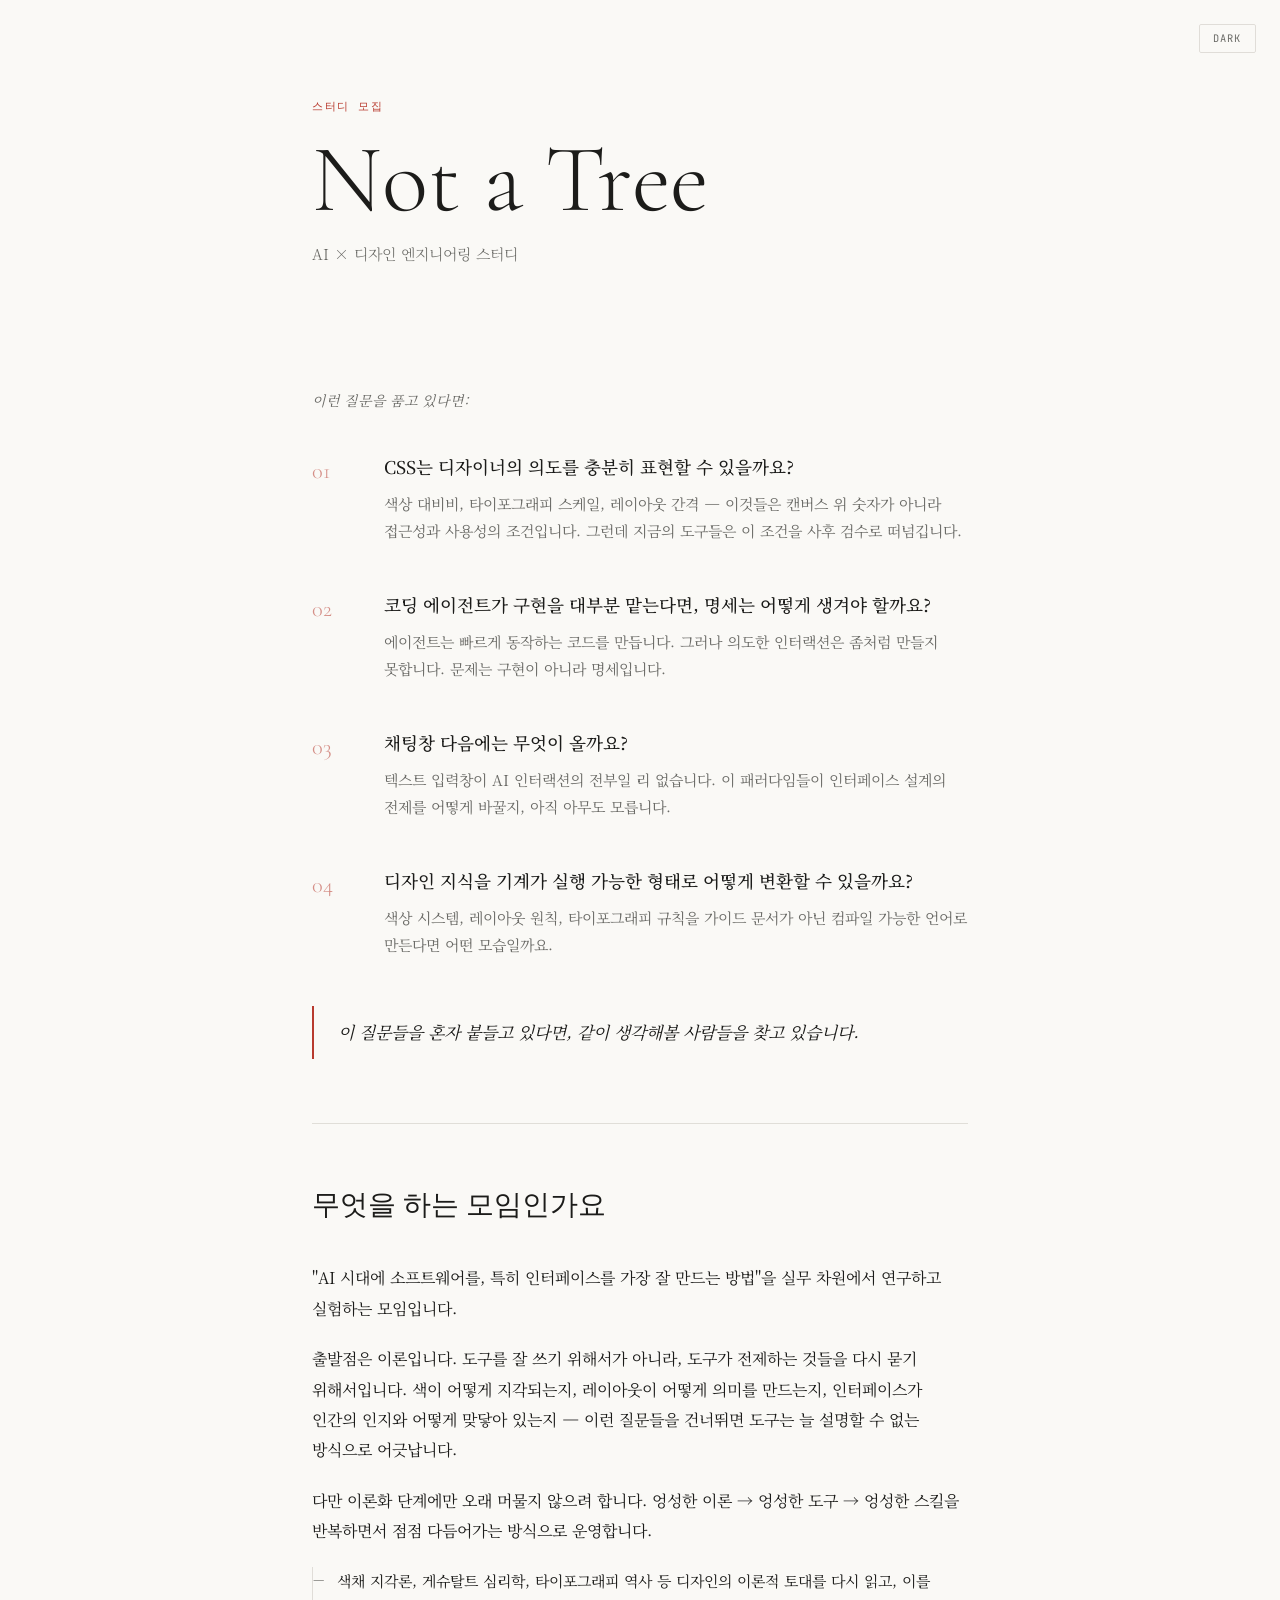
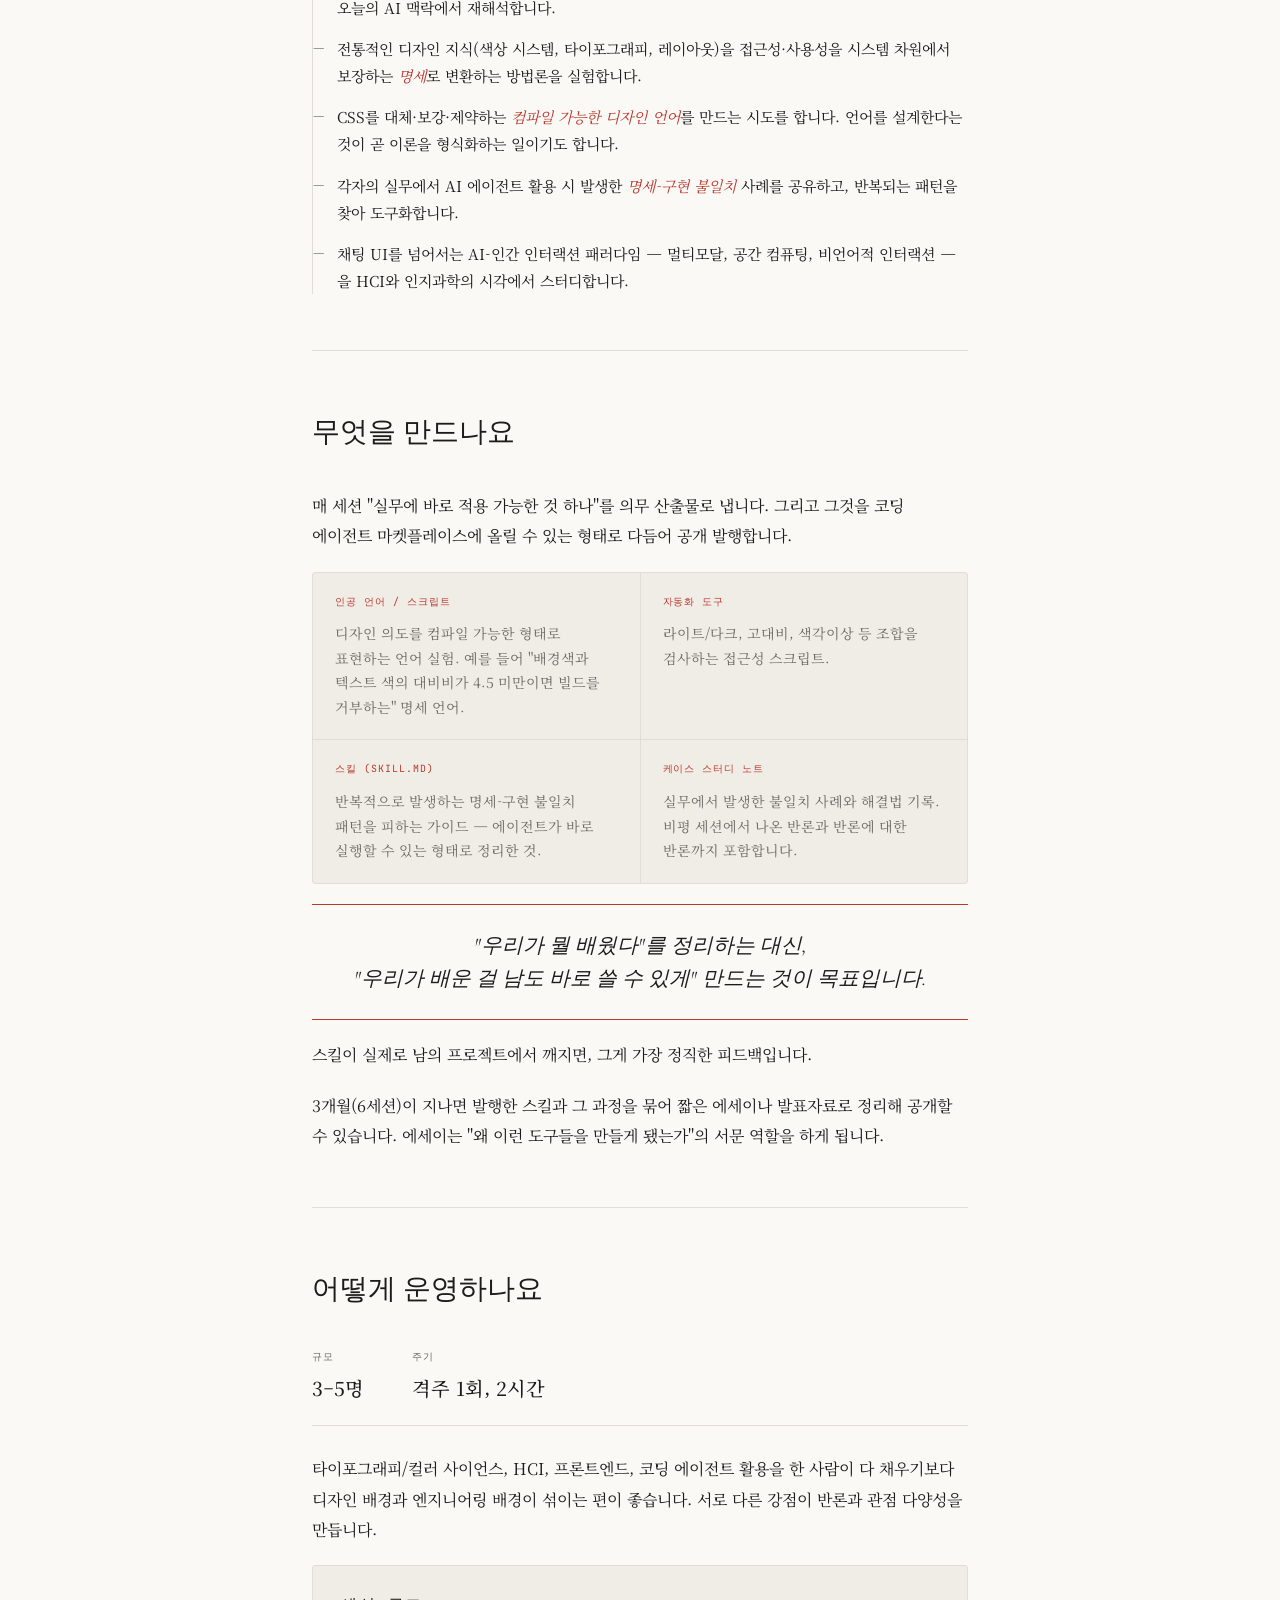
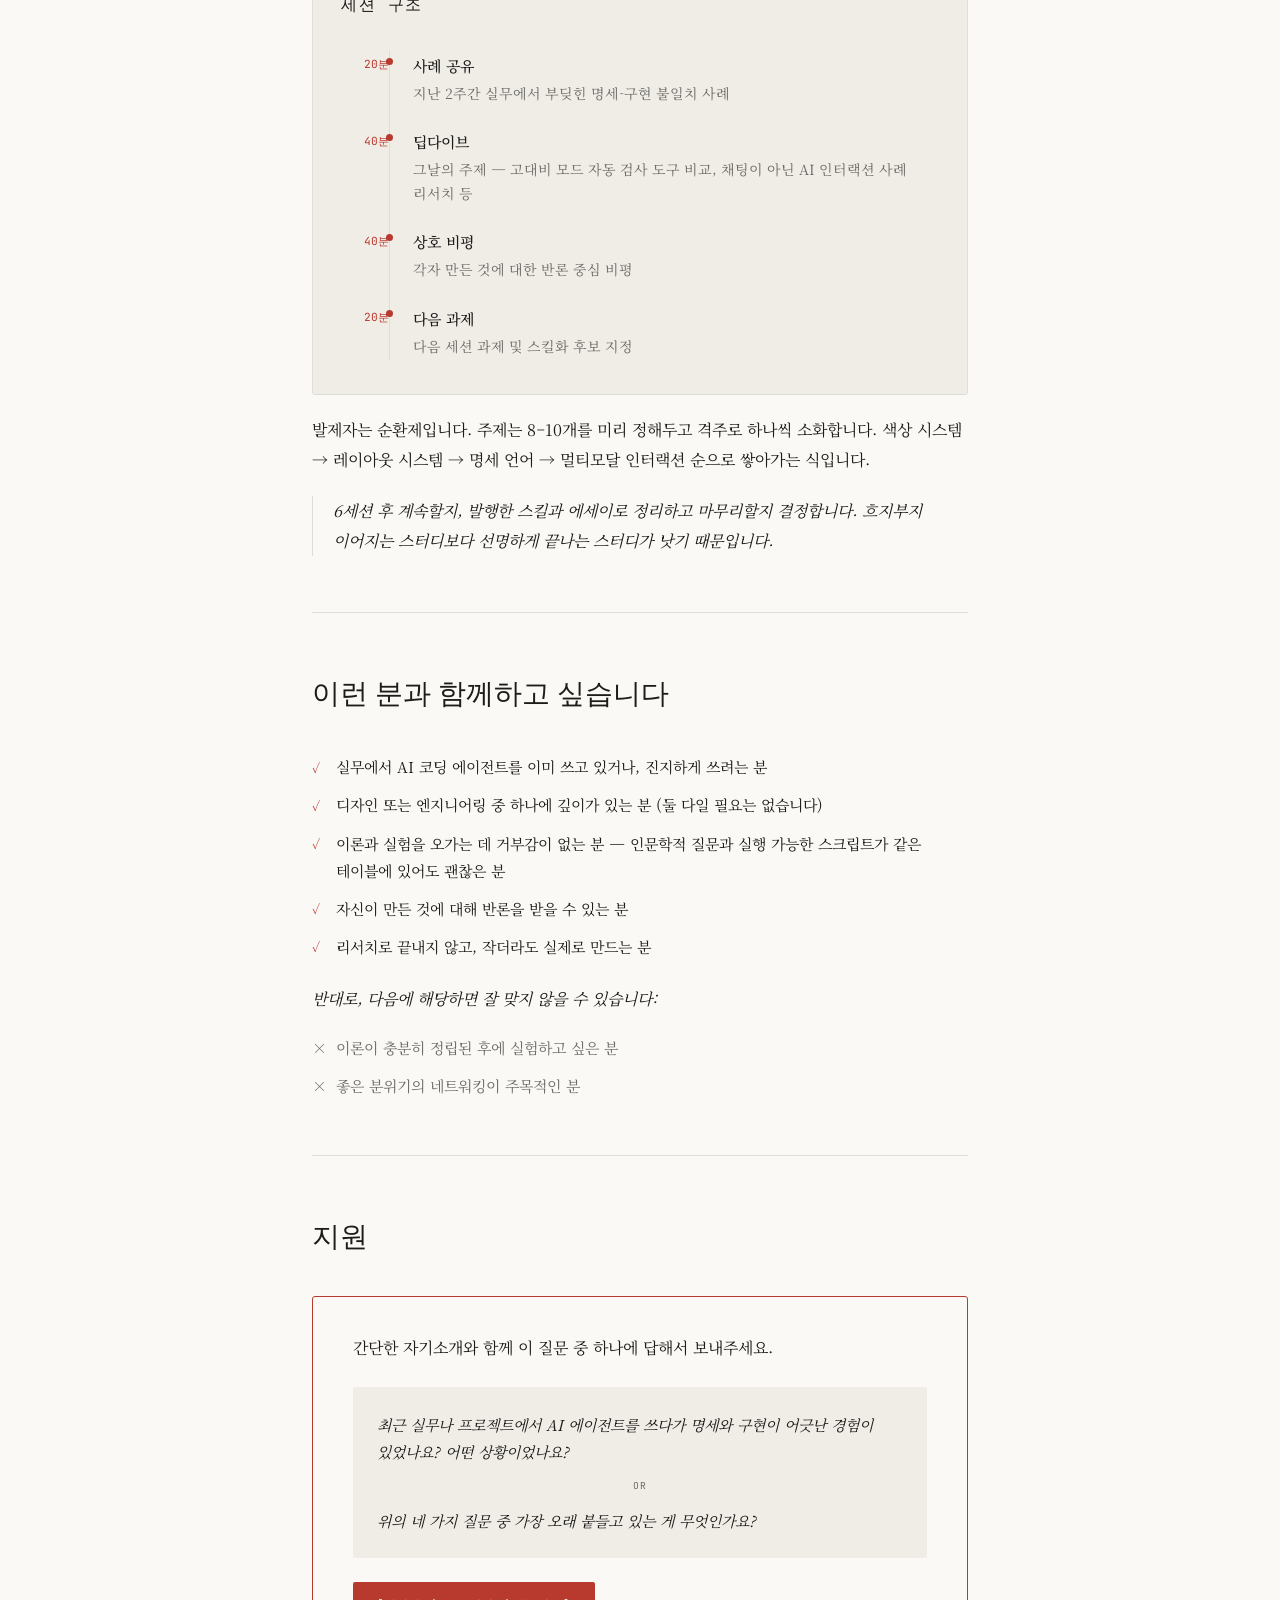
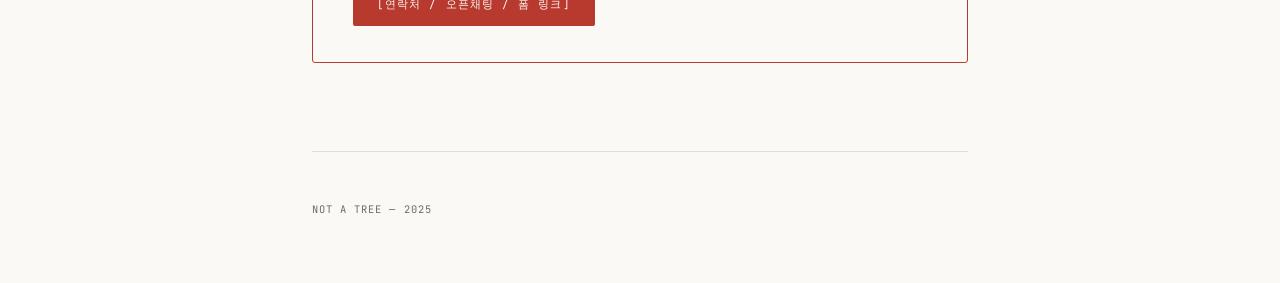
<file: index2.html>
<!DOCTYPE html>
<html lang="ko" data-theme="dark">
<head>
  <meta charset="UTF-8">
  <meta name="viewport" content="width=device-width, initial-scale=1.0">
  <title>Not a Tree — AI × 디자인 엔지니어링 스터디</title>
  <link rel="preconnect" href="https://fonts.googleapis.com">
  <link rel="preconnect" href="https://fonts.gstatic.com" crossorigin>
  <link href="https://fonts.googleapis.com/css2?family=Cormorant+Garamond:ital,wght@0,300;0,400;0,500;1,300;1,400&family=JetBrains+Mono:wght@400;500&family=Noto+Serif+KR:wght@300;400;500&display=swap" rel="stylesheet">
  <link rel="stylesheet" href="style2.css">
</head>
<body>

  <button class="theme-toggle" id="themeToggle" aria-label="테마 전환">
    <span id="toggleLabel">Light</span>
  </button>

  <main>

    <header class="site-header">
      <p class="header-eyebrow">스터디 모집</p>
      <h1 class="site-title">Not a Tree</h1>
      <p class="site-subtitle">AI × 디자인 엔지니어링 스터디</p>
    </header>

    <section class="questions-section">
      <p class="section-intro">이런 질문을 품고 있다면:</p>
      <ol class="questions-list">
        <li class="question-item">
          <div class="question-number">01</div>
          <div class="question-content">
            <h2 class="question-text">CSS는 디자이너의 의도를 충분히 표현할 수 있을까요?</h2>
            <p class="question-desc">색상 대비비, 타이포그래피 스케일, 레이아웃 간격 — 이것들은 캔버스 위 숫자가 아니라 접근성과 사용성의 조건입니다. 그런데 지금의 도구들은 이 조건을 사후 검수로 떠넘깁니다.</p>
          </div>
        </li>
        <li class="question-item">
          <div class="question-number">02</div>
          <div class="question-content">
            <h2 class="question-text">코딩 에이전트가 구현을 대부분 맡는다면, 명세는 어떻게 생겨야 할까요?</h2>
            <p class="question-desc">에이전트는 빠르게 동작하는 코드를 만듭니다. 그러나 의도한 인터랙션은 좀처럼 만들지 못합니다. 문제는 구현이 아니라 명세입니다.</p>
          </div>
        </li>
        <li class="question-item">
          <div class="question-number">03</div>
          <div class="question-content">
            <h2 class="question-text">채팅창 다음에는 무엇이 올까요?</h2>
            <p class="question-desc">텍스트 입력창이 AI 인터랙션의 전부일 리 없습니다. 이 패러다임들이 인터페이스 설계의 전제를 어떻게 바꿀지, 아직 아무도 모릅니다.</p>
          </div>
        </li>
        <li class="question-item">
          <div class="question-number">04</div>
          <div class="question-content">
            <h2 class="question-text">디자인 지식을 기계가 실행 가능한 형태로 어떻게 변환할 수 있을까요?</h2>
            <p class="question-desc">색상 시스템, 레이아웃 원칙, 타이포그래피 규칙을 가이드 문서가 아닌 컴파일 가능한 언어로 만든다면 어떤 모습일까요.</p>
          </div>
        </li>
      </ol>
      <p class="questions-cta">이 질문들을 혼자 붙들고 있다면, 같이 생각해볼 사람들을 찾고 있습니다.</p>
    </section>

    <hr class="divider">

    <section class="content-section">
      <h2 class="section-title">무엇을 하는 모임인가요</h2>
      <div class="prose">
        <p>"AI 시대에 소프트웨어를, 특히 인터페이스를 가장 잘 만드는 방법"을 실무 차원에서 연구하고 실험하는 모임입니다.</p>
        <p>출발점은 이론입니다. 도구를 잘 쓰기 위해서가 아니라, 도구가 전제하는 것들을 다시 묻기 위해서입니다. 색이 어떻게 지각되는지, 레이아웃이 어떻게 의미를 만드는지, 인터페이스가 인간의 인지와 어떻게 맞닿아 있는지 — 이런 질문들을 건너뛰면 도구는 늘 설명할 수 없는 방식으로 어긋납니다.</p>
        <p>다만 이론화 단계에만 오래 머물지 않으려 합니다. 엉성한 이론 → 엉성한 도구 → 엉성한 스킬을 반복하면서 점점 다듬어가는 방식으로 운영합니다.</p>
        <ul class="body-list">
          <li>색채 지각론, 게슈탈트 심리학, 타이포그래피 역사 등 디자인의 이론적 토대를 다시 읽고, 이를 오늘의 AI 맥락에서 재해석합니다.</li>
          <li>전통적인 디자인 지식(색상 시스템, 타이포그래피, 레이아웃)을 접근성·사용성을 시스템 차원에서 보장하는 <em>명세</em>로 변환하는 방법론을 실험합니다.</li>
          <li>CSS를 대체·보강·제약하는 <em>컴파일 가능한 디자인 언어</em>를 만드는 시도를 합니다. 언어를 설계한다는 것이 곧 이론을 형식화하는 일이기도 합니다.</li>
          <li>각자의 실무에서 AI 에이전트 활용 시 발생한 <em>명세-구현 불일치</em> 사례를 공유하고, 반복되는 패턴을 찾아 도구화합니다.</li>
          <li>채팅 UI를 넘어서는 AI-인간 인터랙션 패러다임 — 멀티모달, 공간 컴퓨팅, 비언어적 인터랙션 — 을 HCI와 인지과학의 시각에서 스터디합니다.</li>
        </ul>
      </div>
    </section>

    <hr class="divider">

    <section class="content-section">
      <h2 class="section-title">무엇을 만드나요</h2>
      <div class="prose">
        <p>매 세션 "실무에 바로 적용 가능한 것 하나"를 의무 산출물로 냅니다. 그리고 그것을 코딩 에이전트 마켓플레이스에 올릴 수 있는 형태로 다듬어 공개 발행합니다.</p>
        <div class="output-grid">
          <div class="output-card">
            <span class="output-tag">인공 언어 / 스크립트</span>
            <p>디자인 의도를 컴파일 가능한 형태로 표현하는 언어 실험. 예를 들어 "배경색과 텍스트 색의 대비비가 4.5 미만이면 빌드를 거부하는" 명세 언어.</p>
          </div>
          <div class="output-card">
            <span class="output-tag">자동화 도구</span>
            <p>라이트/다크, 고대비, 색각이상 등 조합을 검사하는 접근성 스크립트.</p>
          </div>
          <div class="output-card">
            <span class="output-tag">스킬 (SKILL.md)</span>
            <p>반복적으로 발생하는 명세-구현 불일치 패턴을 피하는 가이드 — 에이전트가 바로 실행할 수 있는 형태로 정리한 것.</p>
          </div>
          <div class="output-card">
            <span class="output-tag">케이스 스터디 노트</span>
            <p>실무에서 발생한 불일치 사례와 해결법 기록. 비평 세션에서 나온 반론과 반론에 대한 반론까지 포함합니다.</p>
          </div>
        </div>
        <blockquote class="pull-quote">
          "우리가 뭘 배웠다"를 정리하는 대신,<br>
          "우리가 배운 걸 남도 바로 쓸 수 있게" 만드는 것이 목표입니다.
        </blockquote>
        <p>스킬이 실제로 남의 프로젝트에서 깨지면, 그게 가장 정직한 피드백입니다.</p>
        <p>3개월(6세션)이 지나면 발행한 스킬과 그 과정을 묶어 짧은 에세이나 발표자료로 정리해 공개할 수 있습니다. 에세이는 "왜 이런 도구들을 만들게 됐는가"의 서문 역할을 하게 됩니다.</p>
      </div>
    </section>

    <hr class="divider">

    <section class="content-section">
      <h2 class="section-title">어떻게 운영하나요</h2>
      <div class="prose">
        <div class="meta-row">
          <div class="meta-block">
            <span class="meta-label">규모</span>
            <span class="meta-val">3–5명</span>
          </div>
          <div class="meta-block">
            <span class="meta-label">주기</span>
            <span class="meta-val">격주 1회, 2시간</span>
          </div>
        </div>
        <p>타이포그래피/컬러 사이언스, HCI, 프론트엔드, 코딩 에이전트 활용을 한 사람이 다 채우기보다 디자인 배경과 엔지니어링 배경이 섞이는 편이 좋습니다. 서로 다른 강점이 반론과 관점 다양성을 만듭니다.</p>
        <div class="timeline-box">
          <p class="timeline-label">세션 구조</p>
          <div class="timeline">
            <div class="tl-item">
              <span class="tl-time">20분</span>
              <div class="tl-content">
                <strong>사례 공유</strong>
                <p>지난 2주간 실무에서 부딪힌 명세-구현 불일치 사례</p>
              </div>
            </div>
            <div class="tl-item">
              <span class="tl-time">40분</span>
              <div class="tl-content">
                <strong>딥다이브</strong>
                <p>그날의 주제 — 고대비 모드 자동 검사 도구 비교, 채팅이 아닌 AI 인터랙션 사례 리서치 등</p>
              </div>
            </div>
            <div class="tl-item">
              <span class="tl-time">40분</span>
              <div class="tl-content">
                <strong>상호 비평</strong>
                <p>각자 만든 것에 대한 반론 중심 비평</p>
              </div>
            </div>
            <div class="tl-item">
              <span class="tl-time">20분</span>
              <div class="tl-content">
                <strong>다음 과제</strong>
                <p>다음 세션 과제 및 스킬화 후보 지정</p>
              </div>
            </div>
          </div>
        </div>
        <p>발제자는 순환제입니다. 주제는 8–10개를 미리 정해두고 격주로 하나씩 소화합니다. 색상 시스템 → 레이아웃 시스템 → 명세 언어 → 멀티모달 인터랙션 순으로 쌓아가는 식입니다.</p>
        <p class="aside-note">6세션 후 계속할지, 발행한 스킬과 에세이로 정리하고 마무리할지 결정합니다. 흐지부지 이어지는 스터디보다 선명하게 끝나는 스터디가 낫기 때문입니다.</p>
      </div>
    </section>

    <hr class="divider">

    <section class="content-section">
      <h2 class="section-title">이런 분과 함께하고 싶습니다</h2>
      <div class="prose">
        <ul class="fit-list fit-yes">
          <li>실무에서 AI 코딩 에이전트를 이미 쓰고 있거나, 진지하게 쓰려는 분</li>
          <li>디자인 또는 엔지니어링 중 하나에 깊이가 있는 분 (둘 다일 필요는 없습니다)</li>
          <li>이론과 실험을 오가는 데 거부감이 없는 분 — 인문학적 질문과 실행 가능한 스크립트가 같은 테이블에 있어도 괜찮은 분</li>
          <li>자신이 만든 것에 대해 반론을 받을 수 있는 분</li>
          <li>리서치로 끝내지 않고, 작더라도 실제로 만드는 분</li>
        </ul>
        <p class="fit-not-label">반대로, 다음에 해당하면 잘 맞지 않을 수 있습니다:</p>
        <ul class="fit-list fit-no">
          <li>이론이 충분히 정립된 후에 실험하고 싶은 분</li>
          <li>좋은 분위기의 네트워킹이 주목적인 분</li>
        </ul>
      </div>
    </section>

    <hr class="divider">

    <section class="content-section apply-section">
      <h2 class="section-title">지원</h2>
      <div class="apply-box">
        <p>간단한 자기소개와 함께 이 질문 중 하나에 답해서 보내주세요.</p>
        <div class="apply-qs">
          <p>최근 실무나 프로젝트에서 AI 에이전트를 쓰다가 명세와 구현이 어긋난 경험이 있었나요? 어떤 상황이었나요?</p>
          <div class="apply-or">or</div>
          <p>위의 네 가지 질문 중 가장 오래 붙들고 있는 게 무엇인가요?</p>
        </div>
        <a href="#" class="apply-btn">[연락처 / 오픈채팅 / 폼 링크]</a>
      </div>
    </section>

    <footer class="site-footer">
      <p>Not a Tree &mdash; 2025</p>
    </footer>

  </main>

  <script>
    const THEME_KEY = 'nat-theme-v2';
    const html = document.documentElement;
    const toggle = document.getElementById('themeToggle');
    const label = document.getElementById('toggleLabel');

    function applyTheme(theme) {
      html.setAttribute('data-theme', theme);
      localStorage.setItem(THEME_KEY, theme);
      label.textContent = theme === 'dark' ? 'Light' : 'Dark';
    }

    function getInitialTheme() {
      const stored = localStorage.getItem(THEME_KEY);
      if (stored) return stored;
      return window.matchMedia('(prefers-color-scheme: dark)').matches ? 'dark' : 'light';
    }

    toggle.addEventListener('click', () => {
      applyTheme(html.getAttribute('data-theme') === 'dark' ? 'light' : 'dark');
    });

    applyTheme(getInitialTheme());
  </script>
</body>
</html>
</file>
<file: style2.css>
/* =========================================
   VARIABLES
   ========================================= */

:root {
  --bg:         #FAF9F6;
  --bg-2:       #F0EDE7;
  --text:       #1C1C1A;
  --muted:      #6B6B67;
  --accent:     #B83A2E;
  --border:     #E0DDD8;
  --sep:        #C8C4BC;

  --f-display: 'Cormorant Garamond', Georgia, serif;
  --f-body:    'Noto Serif KR', Georgia, serif;
  --f-mono:    'JetBrains Mono', 'Courier New', monospace;

  --max:  720px;
  --pad:  2rem;
  --ease: 0.28s cubic-bezier(0.4, 0, 0.2, 1);
}

[data-theme="dark"] {
  --bg:         #0F0F0E;
  --bg-2:       #1A1A18;
  --text:       #EDEBE6;
  --muted:      #888884;
  --accent:     #D4956A;
  --border:     #2A2A28;
  --sep:        #333330;
}

/* =========================================
   RESET
   ========================================= */

*, *::before, *::after {
  box-sizing: border-box;
  margin: 0;
  padding: 0;
}

html { scroll-behavior: smooth; }

/* =========================================
   BASE
   ========================================= */

body {
  font-family: var(--f-body);
  font-size: 1.0625rem;
  font-weight: 400;
  line-height: 1.85;
  color: var(--text);
  background: var(--bg);
  -webkit-font-smoothing: antialiased;
  word-break: keep-all;
  transition: background-color var(--ease), color var(--ease);
}

main {
  max-width: var(--max);
  margin: 0 auto;
  padding: 0 var(--pad);
}

/* =========================================
   THEME TOGGLE
   ========================================= */

.theme-toggle {
  position: fixed;
  top: 1.5rem;
  right: 1.5rem;
  z-index: 99;
  font-family: var(--f-mono);
  font-size: 0.65rem;
  letter-spacing: 0.1em;
  text-transform: uppercase;
  color: var(--muted);
  background: var(--bg);
  border: 1px solid var(--border);
  border-radius: 2px;
  padding: 0.4rem 0.85rem;
  cursor: pointer;
  transition: color var(--ease), border-color var(--ease), background var(--ease);
}

.theme-toggle:hover {
  color: var(--accent);
  border-color: var(--accent);
}

/* =========================================
   HEADER
   ========================================= */

.site-header {
  padding: 6rem 0 4.5rem;
}

.header-eyebrow {
  font-family: var(--f-mono);
  font-size: 0.68rem;
  letter-spacing: 0.14em;
  text-transform: uppercase;
  color: var(--accent);
  margin-bottom: 1rem;
}

.site-title {
  font-family: var(--f-display);
  font-size: clamp(3.5rem, 10vw, 6rem);
  font-weight: 300;
  line-height: 1;
  color: var(--text);
  margin-bottom: 0.75rem;
}

.site-subtitle {
  font-size: 0.9375rem;
  font-weight: 300;
  color: var(--muted);
}

/* =========================================
   QUESTIONS
   ========================================= */

.questions-section {
  padding: 3rem 0 4rem;
}

.section-intro {
  font-size: 0.875rem;
  font-style: italic;
  color: var(--muted);
  margin-bottom: 2.5rem;
}

.questions-list {
  list-style: none;
  display: flex;
  flex-direction: column;
  gap: 3rem;
  margin-bottom: 3rem;
}

.question-item {
  display: grid;
  grid-template-columns: 3rem 1fr;
  gap: 1.5rem;
  align-items: start;
}

.question-number {
  font-family: var(--f-display);
  font-size: 1.4rem;
  font-weight: 300;
  color: var(--accent);
  opacity: 0.55;
  line-height: 1.5;
}

.question-text {
  font-family: var(--f-body);
  font-size: 1.1rem;
  font-weight: 500;
  line-height: 1.5;
  margin-bottom: 0.6rem;
  color: var(--text);
}

.question-desc {
  font-size: 0.9375rem;
  color: var(--muted);
  line-height: 1.8;
}

.questions-cta {
  font-size: 1.0625rem;
  font-style: italic;
  color: var(--text);
  padding: 0.75rem 1.5rem;
  border-left: 2px solid var(--accent);
  line-height: 1.7;
}

/* =========================================
   DIVIDER
   ========================================= */

.divider {
  border: none;
  border-top: 1px solid var(--sep);
  margin: 0;
  opacity: 0.5;
}

/* =========================================
   CONTENT SECTIONS
   ========================================= */

.content-section {
  padding: 3.5rem 0;
}

.section-title {
  font-family: var(--f-display);
  font-size: 1.75rem;
  font-weight: 400;
  color: var(--text);
  margin-bottom: 2rem;
}

.prose {
  display: flex;
  flex-direction: column;
  gap: 1.25rem;
}

.prose p {
  font-size: 1rem;
  line-height: 1.9;
  color: var(--text);
}

.prose em {
  font-style: italic;
  color: var(--accent);
}

/* =========================================
   BODY LIST
   ========================================= */

.body-list {
  list-style: none;
  display: flex;
  flex-direction: column;
  gap: 0.9rem;
  padding-left: 1.5rem;
  border-left: 1px solid var(--border);
}

.body-list li {
  font-size: 0.9375rem;
  line-height: 1.8;
  color: var(--text);
  position: relative;
}

.body-list li::before {
  content: '—';
  position: absolute;
  left: -1.5rem;
  color: var(--muted);
  font-size: 0.8rem;
}

/* =========================================
   OUTPUT GRID
   ========================================= */

.output-grid {
  display: grid;
  grid-template-columns: 1fr 1fr;
  gap: 1px;
  background: var(--border);
  border: 1px solid var(--border);
  border-radius: 3px;
  overflow: hidden;
}

.output-card {
  background: var(--bg-2);
  padding: 1.25rem 1.375rem;
  transition: background var(--ease);
}

.output-card:hover { background: var(--bg); }

.output-tag {
  display: block;
  font-family: var(--f-mono);
  font-size: 0.62rem;
  letter-spacing: 0.1em;
  text-transform: uppercase;
  color: var(--accent);
  margin-bottom: 0.65rem;
}

.output-card p {
  font-size: 0.875rem;
  line-height: 1.75;
  color: var(--muted);
}

/* =========================================
   PULL QUOTE
   ========================================= */

.pull-quote {
  font-family: var(--f-display);
  font-size: 1.3rem;
  font-weight: 400;
  font-style: italic;
  line-height: 1.6;
  text-align: center;
  color: var(--text);
  border-top: 1px solid var(--accent);
  border-bottom: 1px solid var(--accent);
  padding: 1.5rem 0;
}

/* =========================================
   META ROW
   ========================================= */

.meta-row {
  display: flex;
  gap: 3rem;
  padding-bottom: 1.25rem;
  border-bottom: 1px solid var(--border);
  margin-bottom: 0.5rem;
}

.meta-block {
  display: flex;
  flex-direction: column;
  gap: 0.2rem;
}

.meta-label {
  font-family: var(--f-mono);
  font-size: 0.62rem;
  letter-spacing: 0.1em;
  text-transform: uppercase;
  color: var(--muted);
}

.meta-val {
  font-size: 1.2rem;
  font-weight: 500;
  color: var(--text);
}

/* =========================================
   TIMELINE
   ========================================= */

.timeline-box {
  border: 1px solid var(--border);
  border-radius: 3px;
  padding: 1.5rem 1.75rem;
  background: var(--bg-2);
}

.timeline-label {
  font-family: var(--f-mono);
  font-size: 0.62rem;
  letter-spacing: 0.1em;
  text-transform: uppercase;
  color: var(--muted);
  margin-bottom: 1.25rem;
}

.timeline {
  position: relative;
  display: flex;
  flex-direction: column;
}

.timeline::before {
  content: '';
  position: absolute;
  left: 3rem;
  top: 0.6rem;
  bottom: 0.6rem;
  width: 1px;
  background: var(--border);
}

.tl-item {
  display: grid;
  grid-template-columns: 3rem 1fr;
  gap: 1.5rem;
  padding: 0.7rem 0;
  align-items: start;
  position: relative;
}

.tl-item::before {
  content: '';
  position: absolute;
  left: calc(3rem - 3px);
  top: 1.05rem;
  width: 7px;
  height: 7px;
  border-radius: 50%;
  background: var(--accent);
  z-index: 1;
}

.tl-time {
  font-family: var(--f-mono);
  font-size: 0.7rem;
  color: var(--accent);
  text-align: right;
  padding-top: 0.15rem;
}

.tl-content strong {
  display: block;
  font-size: 0.9375rem;
  font-weight: 500;
  margin-bottom: 0.15rem;
  color: var(--text);
}

.tl-content p {
  font-size: 0.875rem;
  color: var(--muted);
  line-height: 1.7;
}

/* =========================================
   ASIDE NOTE
   ========================================= */

.aside-note {
  font-size: 0.9375rem;
  font-style: italic;
  color: var(--muted);
  padding-left: 1.25rem;
  border-left: 1px solid var(--border);
}

/* =========================================
   FIT LIST
   ========================================= */

.fit-list {
  list-style: none;
  display: flex;
  flex-direction: column;
  gap: 0.7rem;
}

.fit-list li {
  font-size: 0.9375rem;
  line-height: 1.8;
  padding-left: 1.5rem;
  position: relative;
}

.fit-yes li::before {
  content: '✓';
  position: absolute;
  left: 0;
  color: var(--accent);
  font-size: 0.8rem;
  top: 0.15rem;
}

.fit-no li { color: var(--muted); }

.fit-no li::before {
  content: '×';
  position: absolute;
  left: 0;
  color: var(--muted);
}

.fit-not-label {
  font-size: 0.875rem;
  font-style: italic;
  color: var(--muted);
  margin-top: 0.25rem;
}

/* =========================================
   APPLY SECTION
   ========================================= */

.apply-box {
  border: 1px solid var(--accent);
  border-radius: 3px;
  padding: 2.25rem 2.5rem;
  display: flex;
  flex-direction: column;
  gap: 1.5rem;
}

.apply-box > p {
  font-size: 1rem;
  color: var(--text);
}

.apply-qs {
  background: var(--bg-2);
  border-radius: 2px;
  padding: 1.5rem;
  display: flex;
  flex-direction: column;
}

.apply-qs p {
  font-size: 0.9375rem;
  font-style: italic;
  line-height: 1.8;
  color: var(--text);
}

.apply-or {
  font-family: var(--f-mono);
  font-size: 0.6rem;
  letter-spacing: 0.12em;
  text-transform: uppercase;
  color: var(--muted);
  text-align: center;
  padding: 0.75rem 0;
}

.apply-btn {
  display: inline-block;
  font-family: var(--f-mono);
  font-size: 0.68rem;
  letter-spacing: 0.1em;
  text-transform: uppercase;
  color: var(--bg);
  background: var(--accent);
  padding: 0.75rem 1.5rem;
  text-decoration: none;
  border-radius: 2px;
  align-self: flex-start;
  transition: opacity 0.2s ease;
}

.apply-btn:hover { opacity: 0.82; }

/* =========================================
   FOOTER
   ========================================= */

.site-footer {
  padding: 3rem 0 4rem;
  border-top: 1px solid var(--border);
  margin-top: 2rem;
}

.site-footer p {
  font-family: var(--f-mono);
  font-size: 0.65rem;
  letter-spacing: 0.1em;
  text-transform: uppercase;
  color: var(--muted);
}

/* =========================================
   RESPONSIVE
   ========================================= */

@media (max-width: 580px) {
  :root { --pad: 1.25rem; }

  .site-header { padding: 4rem 0 3rem; }

  .theme-toggle { top: 1rem; right: 1rem; }

  .question-item {
    grid-template-columns: 2.5rem 1fr;
    gap: 1rem;
  }

  .questions-cta {
    padding-left: 0;
    border-left: none;
    border-top: 2px solid var(--accent);
    padding-top: 1rem;
  }

  .output-grid { grid-template-columns: 1fr; }

  .meta-row { flex-direction: column; gap: 1rem; }

  .timeline::before { left: 2.5rem; }

  .tl-item {
    grid-template-columns: 2.5rem 1fr;
  }

  .tl-item::before { left: calc(2.5rem - 3px); }

  .apply-box { padding: 1.5rem; }
}
</file>
